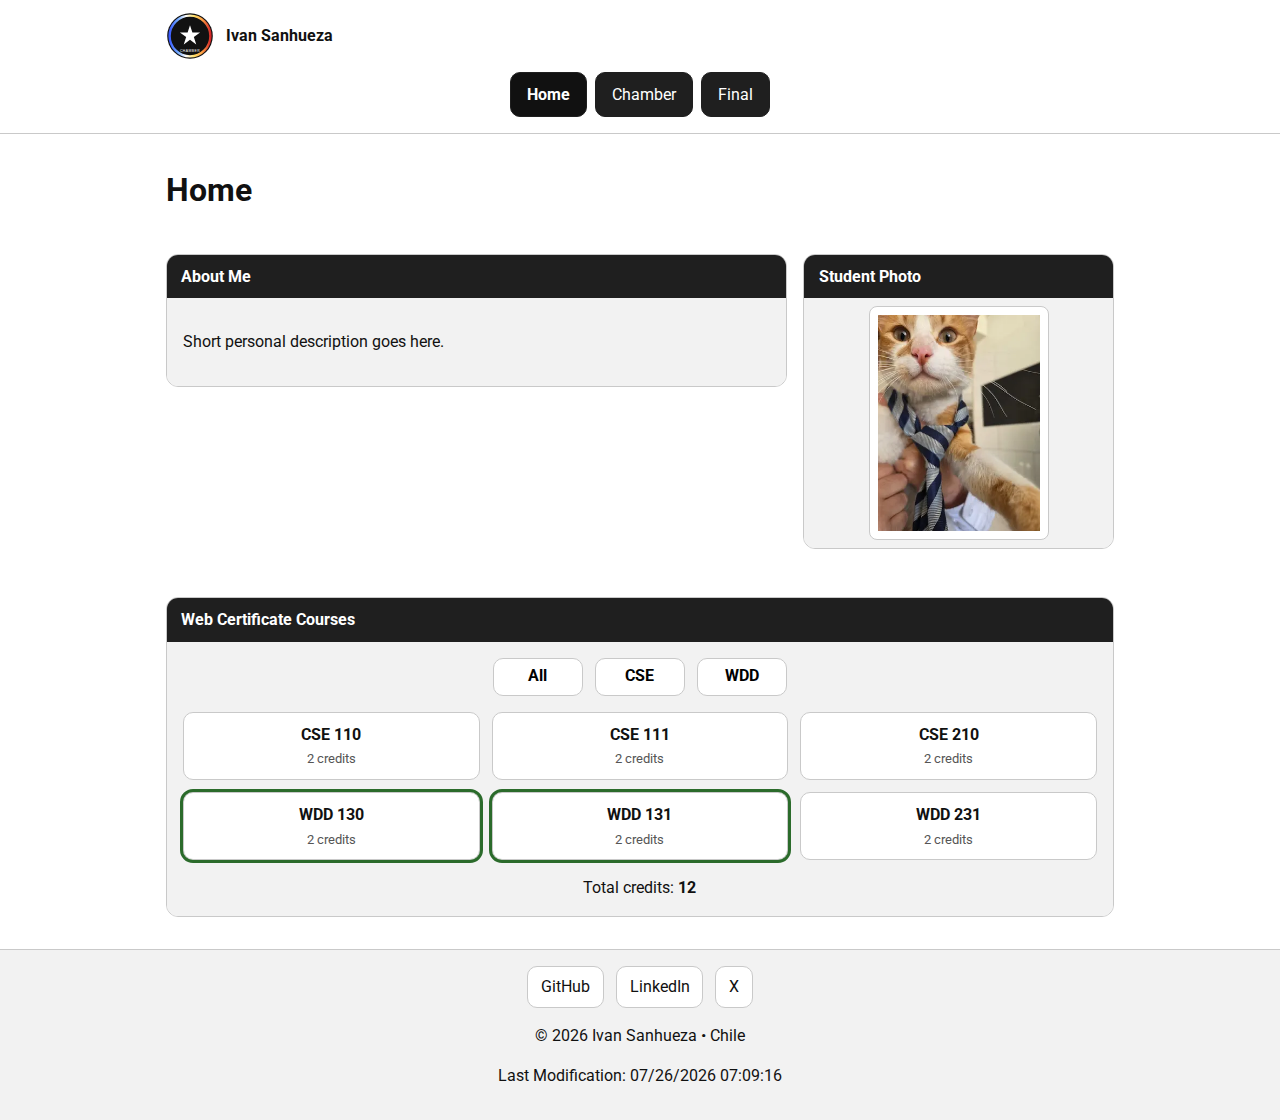
<file: index.html>
<!DOCTYPE html>
<html lang="en">

<head>
    <meta charset="UTF-8">
    <meta name="viewport" content="width=device-width, initial-scale=1">
    <meta name="description" content="WDD 231 course home page">
    <meta name="author" content="Ivan Sanhueza">
    <title>WDD 231 | Home</title>

    <link rel="preconnect" href="https://fonts.googleapis.com">
    <link rel="preconnect" href="https://fonts.gstatic.com" crossorigin>
    <link href="https://fonts.googleapis.com/css2?family=Roboto:wght@400;700&display=swap" rel="stylesheet">

    <link rel="stylesheet" href="styles/normalize.css">
    <link rel="stylesheet" href="styles/main.css">

    <script defer src="scripts/main.js"></script>
</head>

<body>
    <header>
        <div class="header-inner">
            <div class="brand">
                <img src="images/logo.svg" alt="Site logo" width="48" height="48">
                <span class="site-name">Ivan Sanhueza</span>
            </div>
            <button id="menuButton" aria-label="Open menu" aria-expanded="false" aria-controls="primaryNav">☰</button>
        </div>

        <nav id="primaryNav" class="nav">
            <a class="active" href="index.html">Home</a>
            <a href="chamber/index.html">Chamber</a>
            <a href="final/index.html">Final</a>
        </nav>
    </header>

    <main class="container">
        <h1>Home</h1>

        <section class="card about">
            <h2>About Me</h2>
            <div class="content">
                <p>Short personal description goes here.</p>
            </div>
        </section>

        <section class="card photo">
            <h2>Student Photo</h2>
            <div class="content">
                <img src="images/student.webp" alt="Student photo" width="500" height="500" loading="lazy">
            </div>
        </section>

        <section class="card courses">
            <h2>Web Certificate Courses</h2>
            <div class="content">
                <div class="filters">
                    <button class="filter-btn" data-filter="all">All</button>
                    <button class="filter-btn" data-filter="cse">CSE</button>
                    <button class="filter-btn" data-filter="wdd">WDD</button>
                </div>

                <div id="courseList" class="course-list"></div>

                <p class="credits">
                    Total credits: <strong><span id="creditTotal">0</span></strong>
                </p>
            </div>
        </section>
    </main>

    <footer class="site-footer">
        <div class="social">
            <a href="https://github.com/Ivanov1979" target="_blank" rel="noopener noreferrer">GitHub</a>
            <a href="https://www.linkedin.com/" target="_blank" rel="noopener noreferrer">LinkedIn</a>
            <a href="https://x.com/" target="_blank" rel="noopener noreferrer">X</a>
        </div>

        <p>© <span id="currentyear"></span> Ivan Sanhueza • Chile</p>
        <p id="lastModified"></p>
    </footer>
</body>

</html>
</file>
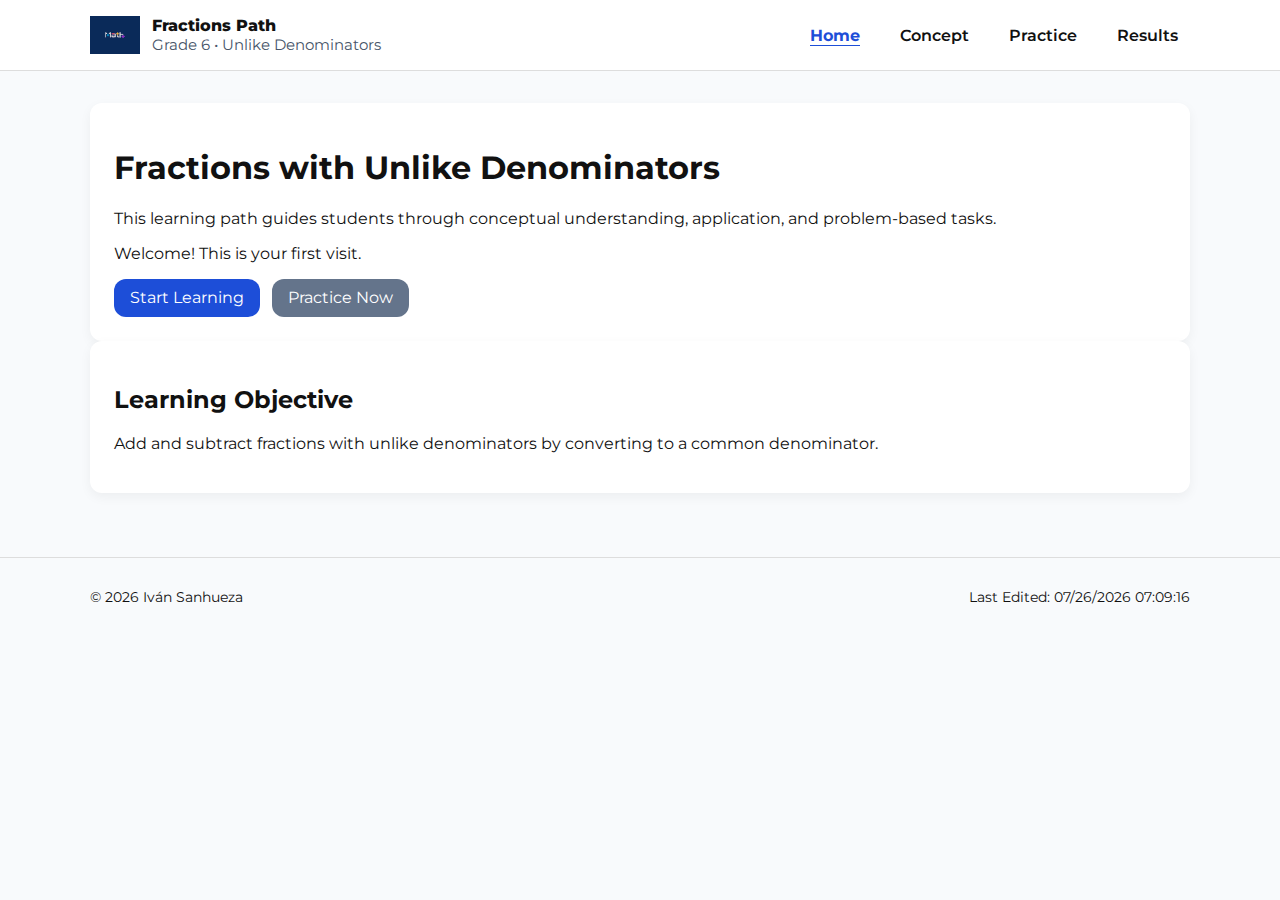
<file: final/index.html>
<!doctype html>
<html lang="en">

<head>
    <meta charset="utf-8">
    <meta name="viewport" content="width=device-width, initial-scale=1">

    <title>Fractions Learning Path | Unlike Denominators</title>
    <meta name="description"
        content="Grade 6 fractions learning path with visual models, interactive practice, and problem-based learning.">
    <meta name="author" content="Iván Sanhueza">

    <link rel="icon" href="images/favicon.ico">

    <meta property="og:title" content="Fractions Learning Path – Unlike Denominators">
    <meta property="og:description" content="Concept, practice, and problem-based learning for Grade 6 fractions.">
    <meta property="og:image" content="https://ivanov1979.github.io/wdd231/final/images/og-image.webp">
    <meta property="og:url" content="https://ivanov1979.github.io/wdd231/final/">
    <meta property="og:type" content="website">

    <link rel="preconnect" href="https://fonts.googleapis.com">
    <link rel="preconnect" href="https://fonts.gstatic.com" crossorigin>
    <link href="https://fonts.googleapis.com/css2?family=Montserrat:wght@400;600;800&display=swap" rel="stylesheet">

    <link rel="stylesheet" href="styles/base.css">
    <link rel="stylesheet" href="styles/larger.css">
    <link rel="stylesheet" href="styles/utilities.css">

    <script type="module" src="scripts/main.js"></script>
</head>

<body>
    <header class="site-header">
        <div class="container header-inner">

            <div class="brand">
                <img src="images/logo.png" alt="Fractions Path Logo" class="logo">
                <div>
                    <p class="brand-name">Fractions Path</p>
                    <p class="brand-tagline">Grade 6 • Unlike Denominators</p>
                </div>
            </div>

            <button id="menuBtn" class="menu-btn" type="button" aria-expanded="false"
                aria-controls="primaryNav">☰</button>

            <nav id="primaryNav" class="site-nav" aria-label="Main navigation" data-open="false">
                <a href="index.html">Home</a>
                <a href="concept.html">Concept</a>
                <a href="practice.html">Practice</a>
                <a href="results.html">Results</a>
            </nav>


        </div>
    </header>

    <main class="page">
        <div class="container grid-2">

            <section class="card">
                <h1>Fractions with Unlike Denominators</h1>
                <p class="lead">This learning path guides students through conceptual understanding, application, and
                    problem-based tasks.</p>
                <p id="lastVisit" class="lead"></p>

                <div class="flex-wrap-gap mt-1">
                    <a href="concept.html" class="btn">Start Learning</a>
                    <a href="practice.html" class="btn secondary">Practice Now</a>
                </div>
            </section>

            <aside class="card">
                <h2>Learning Objective</h2>
                <p class="lead">Add and subtract fractions with unlike denominators by converting to a common
                    denominator.</p>
            </aside>

        </div>
    </main>

    <footer class="site-footer">
        <div class="container footer-inner">
            <p>&copy; <span id="year"></span> Iván Sanhueza</p>
            <p>Last Edited: <span id="lastModified"></span></p>
        </div>
    </footer>

</body>

</html>
</file>
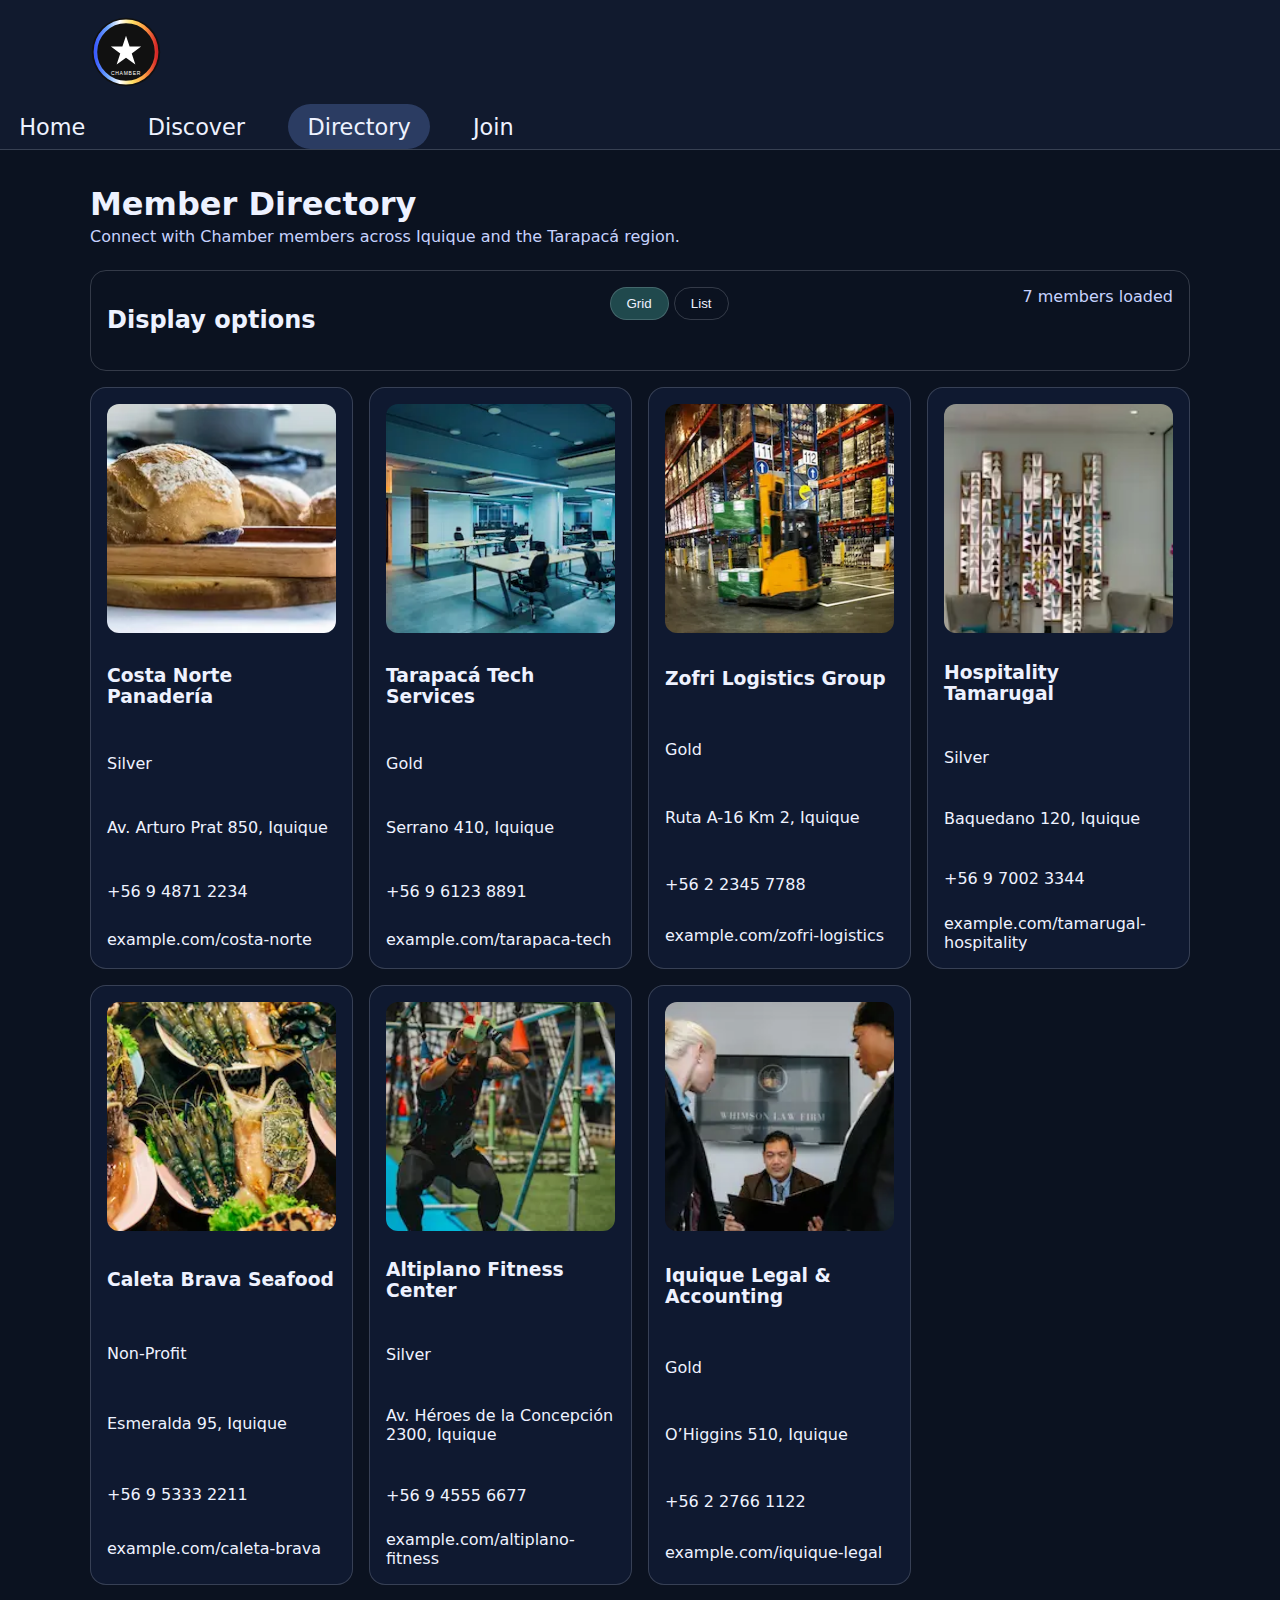
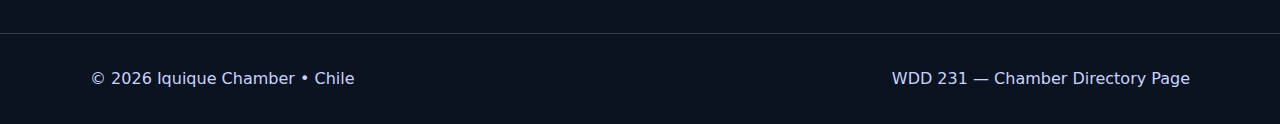
<file: chamber/directory.html>
<!doctype html>
<html lang="en">

<head>
    <meta charset="utf-8">
    <meta name="viewport" content="width=device-width, initial-scale=1">
    <meta name="description"
        content="Directory of Chamber members in Iquique, Chile, featuring local businesses and organizations.">
    <title>Iquique Chamber | Directory</title>
    <link rel="stylesheet" href="styles/base.css">
    <script src="scripts/directory.js" defer></script>
</head>

<body>
    <a class="skip-link" href="#main">Skip to content</a>

    <header class="site-header">
        <div class="container header-inner">
            <div class="brand">
                <img src="images/logo.svg" alt="Iquique Chamber logo" width="44" height="44" class="logo">

            </div>
        </div>

        <button id="menuBtn" class="menu-btn" type="button" aria-label="Toggle navigation menu" aria-expanded="false"
            aria-controls="primaryNav">
            ☰
        </button>

        <nav id="primaryNav" class="site-nav" aria-label="Main navigation" data-open="false">
            <a href="index.html">Home</a>
            <a href="discover.html">Discover</a>
            <a href="directory.html" class="active" aria-current="page">Directory</a>
            <a href="join.html">Join</a>
        </nav>
        </div>
    </header>

    <main id="main" class="container page">
        <header class="page-header">
            <h1>Member Directory</h1>
            <p class="lead">
                Connect with Chamber members across Iquique and the Tarapacá region.
            </p>
        </header>

        <section class="controls" aria-label="Directory view controls">
            <h2 class="sr-only">Display options</h2>

            <div class="toggle" role="group" aria-label="Grid or list view">
                <button id="gridBtn" class="btn" type="button" aria-pressed="true">Grid</button>
                <button id="listBtn" class="btn" type="button" aria-pressed="false">List</button>
            </div>

            <div id="status" class="hint" aria-live="polite"></div>
        </section>

        <section class="directory" aria-label="Chamber members">
            <div id="members" class="members-grid"></div>
        </section>
    </main>

    <footer class="site-footer">
        <div class="container footer-inner">
            <p>&copy; <span id="year"></span> Iquique Chamber • Chile</p>
            <p>WDD 231 — Chamber Directory Page</p>
        </div>
    </footer>
</body>

</html>
</file>
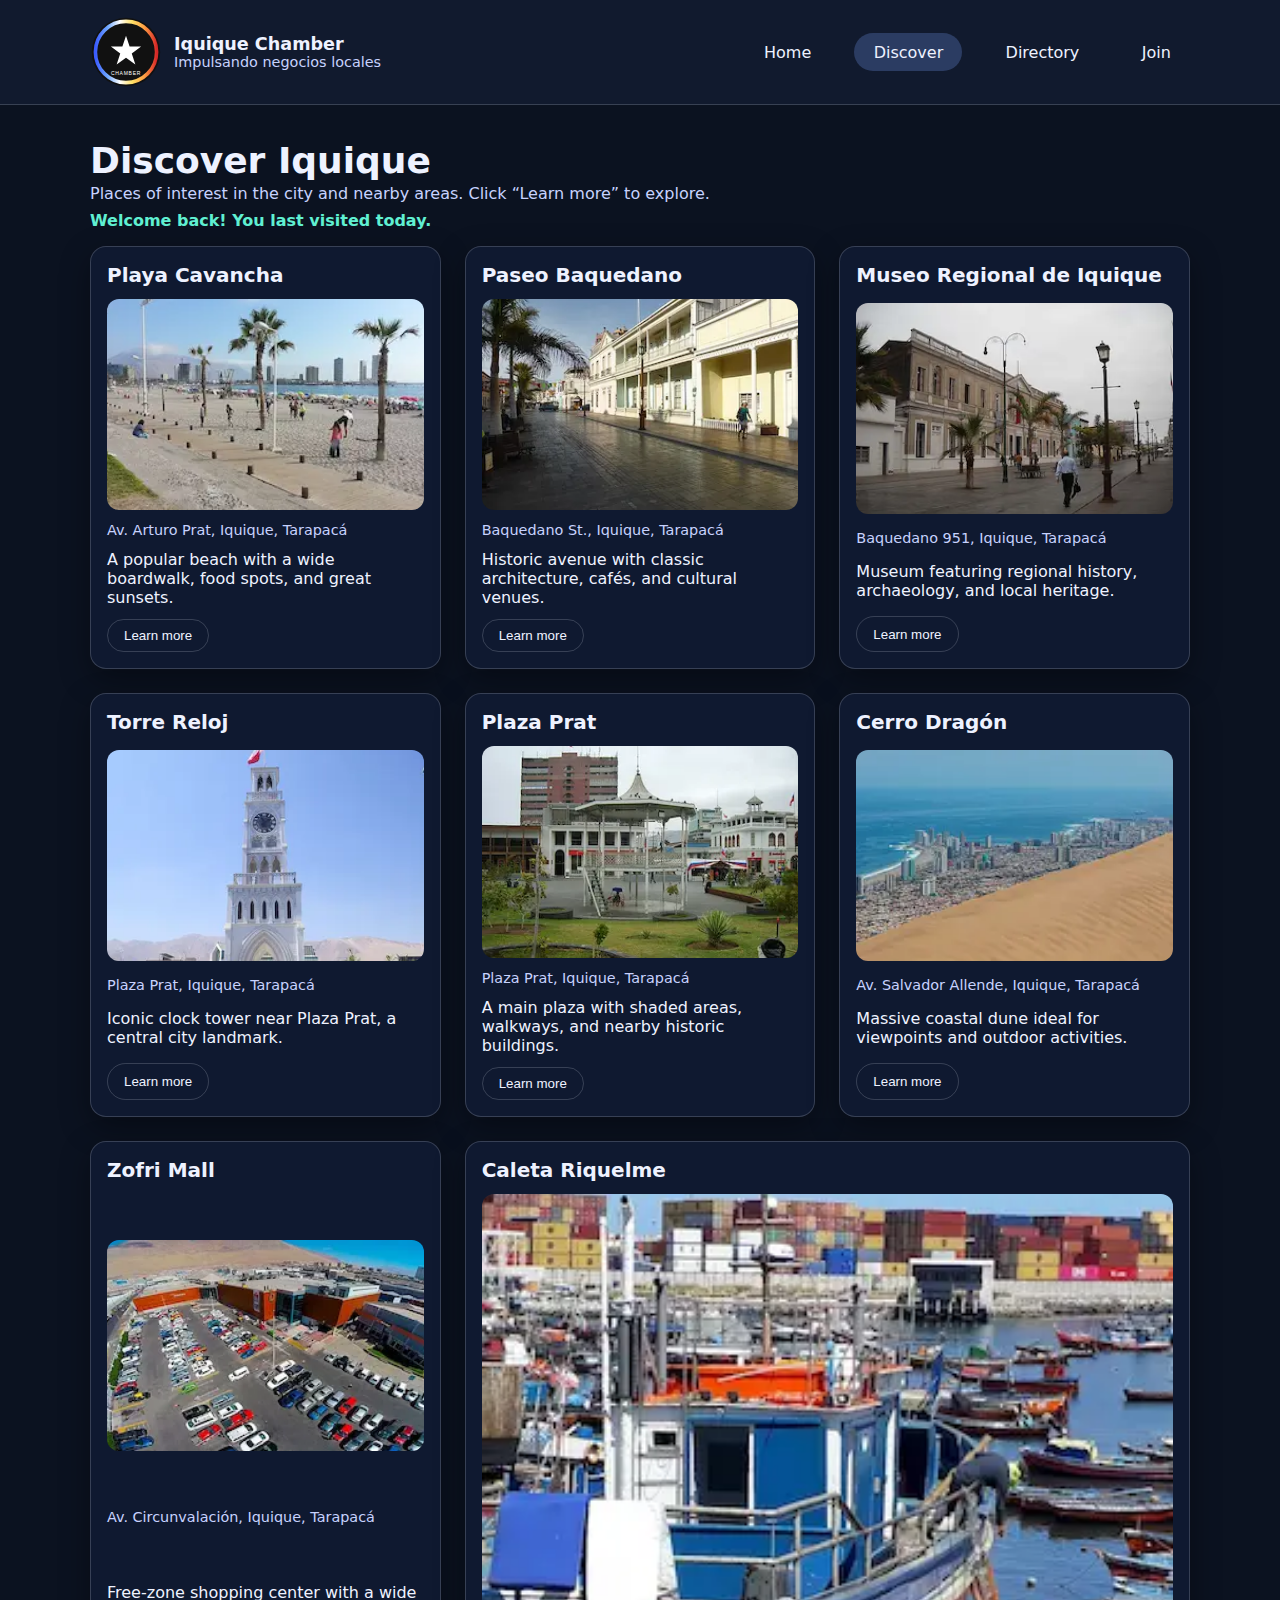
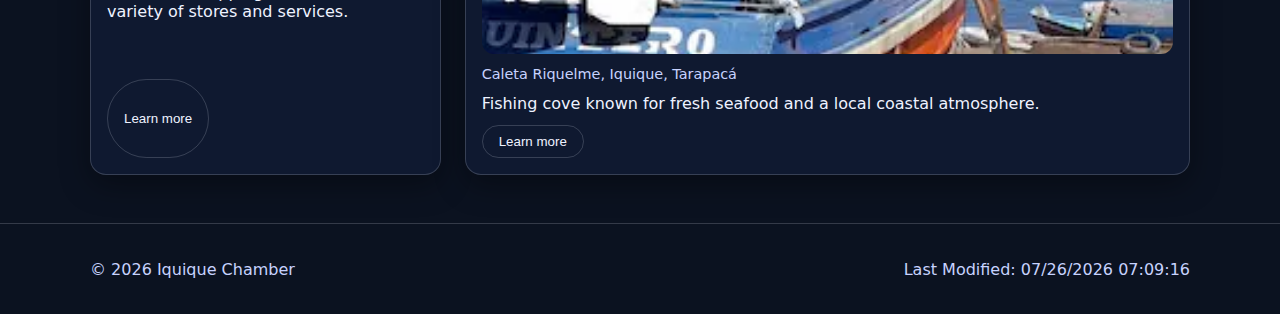
<file: chamber/discover.html>
<!doctype html>
<html lang="en">

<head>
    <meta charset="utf-8">
    <meta name="viewport" content="width=device-width, initial-scale=1">

    <title>Discover | Iquique Chamber of Commerce</title>

    <meta name="description"
        content="Discover places of interest in Iquique, including beaches, museums, viewpoints, and cultural landmarks across the Tarapacá region.">
    <meta name="author" content="Iván Sanhueza">

    <link rel="icon" href="images/favicon.ico">
    <link rel="icon" type="image/png" sizes="32x32" href="images/favicon-32x32.png">
    <link rel="icon" type="image/png" sizes="16x16" href="images/favicon-16x16.png">
    <link rel="apple-touch-icon" href="images/apple-touch-icon.png">
    <link rel="manifest" href="images/site.webmanifest">

    <meta property="og:title" content="Discover Iquique | Chamber of Commerce">
    <meta property="og:description"
        content="Explore eight places of interest in Iquique with photos, addresses, and short descriptions.">
    <meta property="og:image" content="https://ivanov1979.github.io/wdd231/chamber/images/android-chrome-512x512.png">
    <meta property="og:url" content="https://ivanov1979.github.io/wdd231/chamber/discover.html">
    <meta property="og:type" content="website">

    <link rel="preconnect" href="https://fonts.googleapis.com">
    <link rel="preconnect" href="https://fonts.gstatic.com" crossorigin>
    <link href="https://fonts.googleapis.com/css2?family=Montserrat:wght@400;600;800&display=swap" rel="stylesheet">

    <link rel="stylesheet" href="styles/base.css">
    <link rel="stylesheet" href="styles/larger.css">
    <link rel="stylesheet" href="styles/discover.css">

    <script type="module" src="scripts/discover.js"></script>
</head>

<body>
    <header class="site-header">
        <div class="container header-inner">
            <div class="brand">
                <img src="images/logo.svg" alt="Iquique Chamber logo" class="logo">
                <div>
                    <p class="brand-name">Iquique Chamber</p>
                    <p class="brand-tagline">Impulsando negocios locales</p>
                </div>
            </div>

            <button id="menuBtn" class="menu-btn" type="button" aria-label="Toggle navigation menu"
                aria-expanded="false" aria-controls="primaryNav">
                ☰
            </button>

            <nav id="primaryNav" class="site-nav" aria-label="Main navigation" data-open="false">
                <a href="index.html">Home</a>
                <a href="discover.html" class="active" aria-current="page">Discover</a>
                <a href="directory.html">Directory</a>
                <a href="join.html">Join</a>
            </nav>
        </div>
    </header>

    <main class="page">
        <div class="container">
            <header class="page-header">
                <h1>Discover Iquique</h1>
                <p class="lead">Places of interest in the city and nearby areas. Click “Learn more” to explore.</p>
            </header>

            <section class="discover-grid" aria-label="Places of interest">
            </section>
        </div>
    </main>

    <footer class="site-footer">
        <div class="container footer-inner">
            <p>&copy; <span id="year"></span> Iquique Chamber</p>
            <p>Last Modified: <span id="lastModified"></span></p>
        </div>
    </footer>

    <script>
        document.getElementById("year").textContent = new Date().getFullYear();
        document.getElementById("lastModified").textContent = document.lastModified;
    </script>
</body>

</html>
</file>
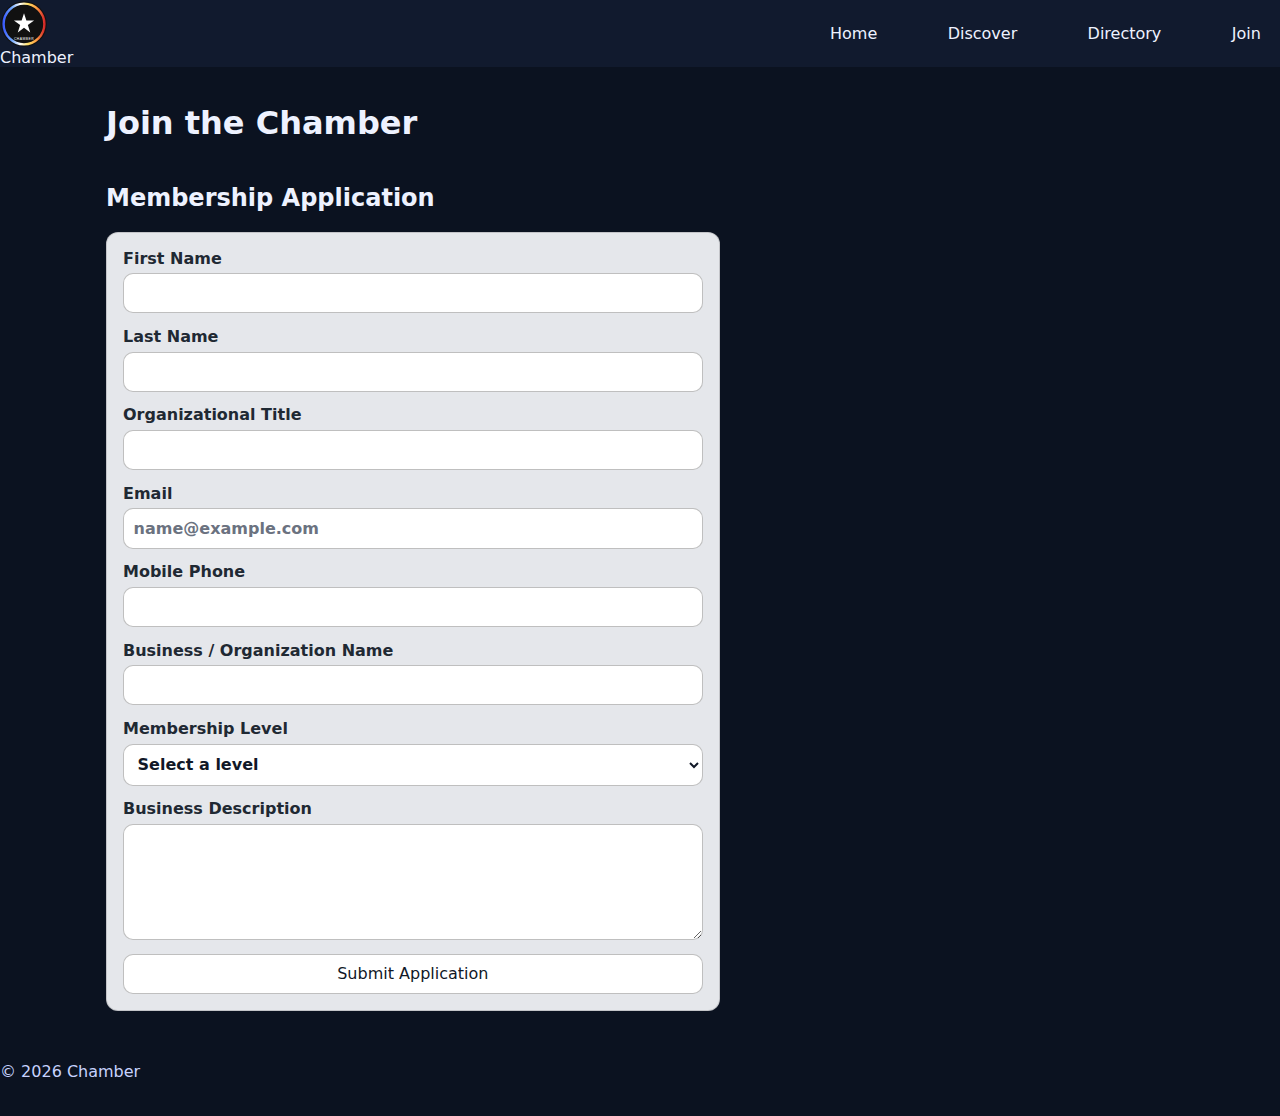
<file: chamber/join.html>
<!doctype html>
<html lang="en">

<head>
    <meta charset="utf-8">
    <meta name="viewport" content="width=device-width, initial-scale=1">
    <meta name="description" content="Join the Chamber of Commerce">
    <title>Join | Chamber</title>

    <link rel="stylesheet" href="styles/base.css">
    <link rel="stylesheet" href="styles/larger.css">
    <link rel="stylesheet" href="styles/join.css">
</head>

<body>
    <header class="site-header">
        <div class="brand">
            <a href="index.html" class="brand-link">
                <img src="images/logo.svg" alt="Chamber logo" width="48" height="48" loading="lazy">
                <span>Chamber</span>
            </a>
        </div>

        <nav class="site-nav">
            <a href="index.html">Home</a>
            <a href="discover.html">Discover</a>
            <a href="directory.html">Directory</a>
            <a href="join.html" aria-current="page">Join</a>
        </nav>
    </header>

    <main class="join-main">
        <h1>Join the Chamber</h1>

        <div class="join-layout">
            <section class="join-form-section">
                <h2>Membership Application</h2>

                <form method="get" action="thankyou.html" class="join-form">
                    <label>
                        First Name
                        <input type="text" name="first" required title="First name" autocomplete="given-name">
                    </label>

                    <label>
                        Last Name
                        <input type="text" name="last" required title="Last name" autocomplete="family-name">
                    </label>

                    <label>
                        Organizational Title
                        <input type="text" name="orgtitle" title="Organizational title"
                            autocomplete="organization-title" pattern="[A-Za-z\- ]{7,}">
                    </label>

                    <label>
                        Email
                        <input type="email" name="email" required title="Email address" autocomplete="email"
                            placeholder="name@example.com">
                    </label>

                    <label>
                        Mobile Phone
                        <input type="tel" name="phone" required title="Mobile phone" autocomplete="tel">
                    </label>

                    <label>
                        Business / Organization Name
                        <input type="text" name="business" required title="Business name" autocomplete="organization">
                    </label>

                    <label>
                        Membership Level
                        <select name="level" required title="Membership level">
                            <option value="" disabled selected>Select a level</option>
                            <option value="np">NP Membership</option>
                            <option value="bronze">Bronze Membership</option>
                            <option value="silver">Silver Membership</option>
                            <option value="gold">Gold Membership</option>
                        </select>
                    </label>

                    <label>
                        Business Description
                        <textarea name="description" rows="5" title="Business description"></textarea>
                    </label>

                    <input type="hidden" name="timestamp" id="timestamp">

                    <input type="submit" value="Submit Application" class="btn-submit">
                </form>
            </section>

            <aside class="membership-cards">
                <div class="card">
                    <h3>NP Membership</h3>
                    <p>No fee for non-profits.</p>
                    <a href="#" class="open-modal" data-modal="modal-np">See benefits</a>
                </div>

                <div class="card">
                    <h3>Bronze Membership</h3>
                    <p>Entry-level benefits.</p>
                    <a href="#" class="open-modal" data-modal="modal-bronze">See benefits</a>
                </div>

                <div class="card">
                    <h3>Silver Membership</h3>
                    <p>More visibility and discounts.</p>
                    <a href="#" class="open-modal" data-modal="modal-silver">See benefits</a>
                </div>

                <div class="card">
                    <h3>Gold Membership</h3>
                    <p>Premium promotion and perks.</p>
                    <a href="#" class="open-modal" data-modal="modal-gold">See benefits</a>
                </div>
            </aside>
        </div>

        <dialog id="modal-np" class="modal">
            <h2>NP Membership</h2>
            <ul>
                <li>No membership fee</li>
                <li>Community events</li>
            </ul>
            <button class="close-modal">Close</button>
        </dialog>

        <dialog id="modal-bronze" class="modal">
            <h2>Bronze Membership</h2>
            <ul>
                <li>Directory listing</li>
                <li>Networking events</li>
            </ul>
            <button class="close-modal">Close</button>
        </dialog>

        <dialog id="modal-silver" class="modal">
            <h2>Silver Membership</h2>
            <ul>
                <li>Event discounts</li>
                <li>Training sessions</li>
            </ul>
            <button class="close-modal">Close</button>
        </dialog>

        <dialog id="modal-gold" class="modal">
            <h2>Gold Membership</h2>
            <ul>
                <li>Spotlight advertising</li>
                <li>Premium support</li>
            </ul>
            <button class="close-modal">Close</button>
        </dialog>
    </main>

    <footer class="site-footer">
        <p>&copy; <span id="year"></span> Chamber</p>
    </footer>

    <script type="module" src="scripts/join.js"></script>
</body>

</html>
</file>
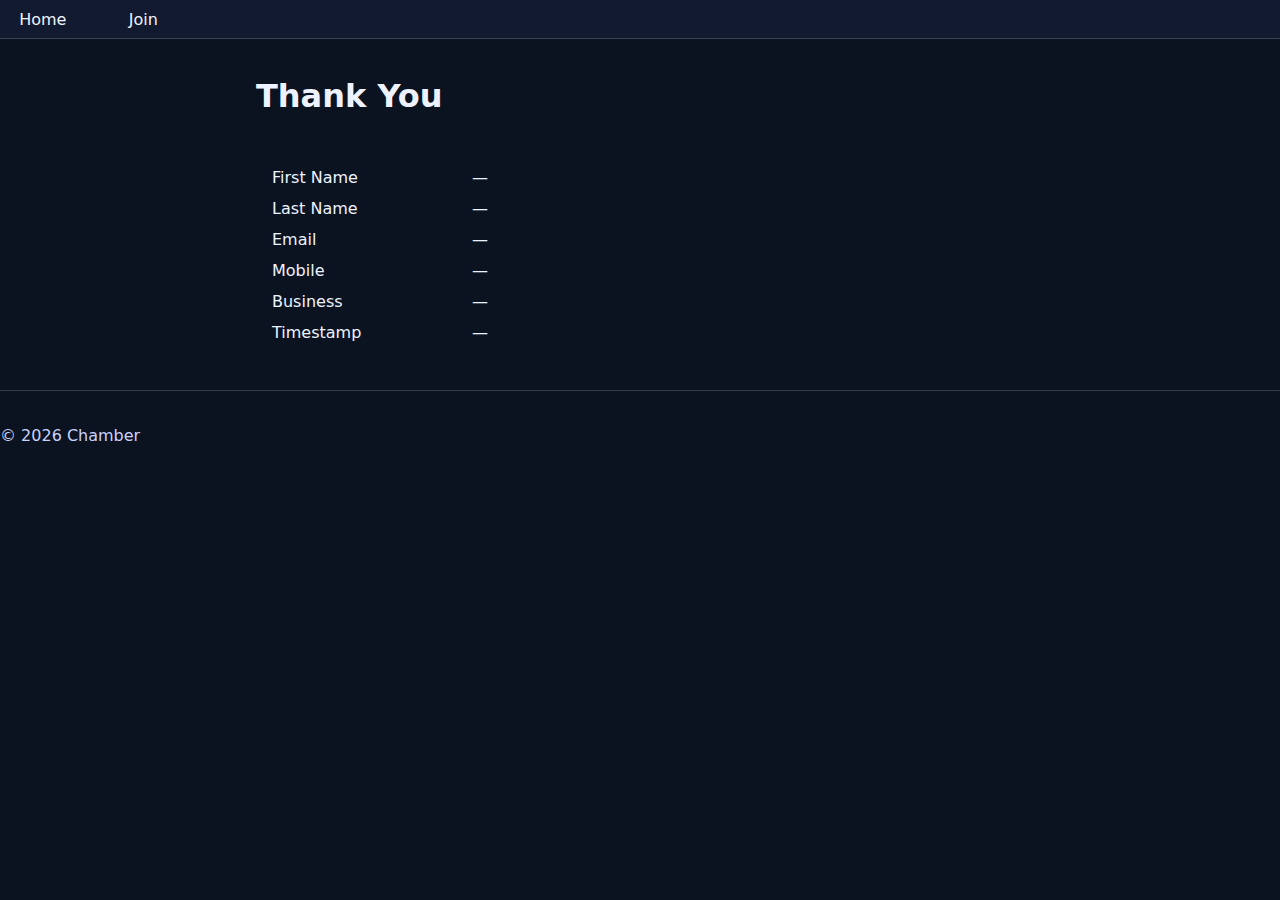
<file: chamber/thankyou.html>
<!doctype html>
<html lang="en">

<head>
    <meta charset="utf-8">
    <meta name="viewport" content="width=device-width, initial-scale=1">
    <meta name="description" content="Thank you">
    <title>Thank You | Chamber</title>

    <link rel="stylesheet" href="styles/base.css">
    <link rel="stylesheet" href="styles/larger.css">
    <link rel="stylesheet" href="styles/thankyou.css">
</head>

<body>
    <header class="site-header">
        <nav class="site-nav">
            <a href="index.html">Home</a>
            <a href="join.html">Join</a>
        </nav>
    </header>

    <main class="thankyou-main">
        <h1>Thank You</h1>

        <section class="submitted-card">
            <dl>
                <div class="row">
                    <dt>First Name</dt>
                    <dd id="out-first"></dd>
                </div>
                <div class="row">
                    <dt>Last Name</dt>
                    <dd id="out-last"></dd>
                </div>
                <div class="row">
                    <dt>Email</dt>
                    <dd id="out-email"></dd>
                </div>
                <div class="row">
                    <dt>Mobile</dt>
                    <dd id="out-phone"></dd>
                </div>
                <div class="row">
                    <dt>Business</dt>
                    <dd id="out-business"></dd>
                </div>
                <div class="row">
                    <dt>Timestamp</dt>
                    <dd id="out-timestamp"></dd>
                </div>
            </dl>
        </section>
    </main>

    <footer class="site-footer">
        <p>&copy; <span id="year"></span> Chamber</p>
    </footer>

    <script type="module" src="scripts/thankyou.js"></script>
</body>

</html>
</file>
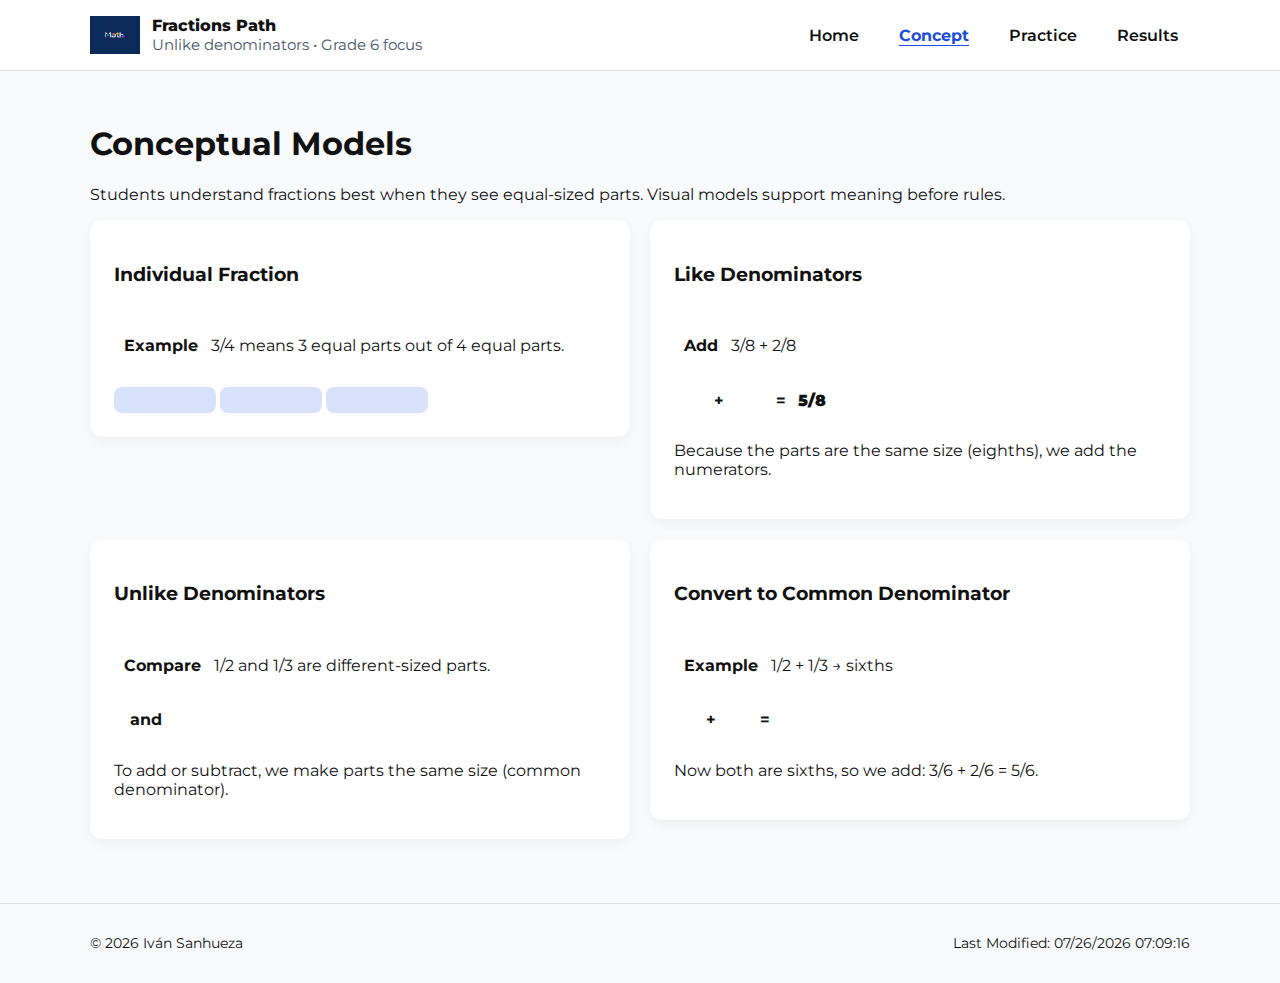
<file: final/concept.html>
<!doctype html>
<html lang="en">

<head>
    <meta charset="utf-8">
    <meta name="viewport" content="width=device-width, initial-scale=1">

    <title>Concept | Fractions Unlike Denominators</title>

    <meta name="description"
        content="Conceptual understanding of fractions using visual models, including adding and subtracting with like and unlike denominators.">
    <meta name="author" content="Iván Sanhueza">

    <link rel="icon" href="images/favicon.ico">

    <!-- Open Graph -->
    <meta property="og:title" content="Concept: Fractions with Unlike Denominators">
    <meta property="og:description"
        content="Visual models that explain why we need common denominators when adding and subtracting fractions.">
    <meta property="og:type" content="website">
    <meta property="og:image" content="https://ivanov1979.github.io/wdd231/final/images/og-image.webp">
    <meta property="og:url" content="https://ivanov1979.github.io/wdd231/final/concept.html">

    <!-- Google Fonts -->
    <link rel="preconnect" href="https://fonts.googleapis.com">
    <link rel="preconnect" href="https://fonts.gstatic.com" crossorigin>
    <link href="https://fonts.googleapis.com/css2?family=Montserrat:wght@400;600;800&display=swap" rel="stylesheet">

    <!-- CSS -->
    <link rel="stylesheet" href="styles/base.css">
    <link rel="stylesheet" href="styles/larger.css">
    <link rel="stylesheet" href="styles/concept.css">

    <!-- JS (ES Modules) -->
    <script type="module" src="scripts/main.js"></script>
    <script type="module" src="scripts/concept.js"></script>
</head>

<body>

    <!-- ================= HEADER ================= -->
    <header class="site-header">
        <div class="page-container header-inner">

            <div class="brand">
                <img src="images/logo.png" alt="Fractions Path logo" class="logo" width="50" height="50" loading="lazy">
                <div>
                    <p class="brand-name">Fractions Path</p>
                    <p class="brand-tagline">Unlike denominators • Grade 6 focus</p>
                </div>
            </div>

            <!-- Hamburger Button -->
            <button id="menuBtn" class="menu-btn" type="button" aria-label="Toggle navigation menu"
                aria-expanded="false" aria-controls="primaryNav">
                ☰
            </button>

            <!-- Navigation -->
            <nav id="primaryNav" class="site-nav" aria-label="Main navigation">

                <a href="index.html">Home</a>
                <a href="concept.html" class="active" aria-current="page">Concept</a>
                <a href="practice.html">Practice</a>
                <a href="results.html">Results</a>

            </nav>
        </div>
    </header>

    <!-- ================= MAIN ================= -->
    <main class="page">
        <div class="page-container">

            <header class="page-header">
                <h1>Conceptual Models</h1>
                <p class="lead">
                    Students understand fractions best when they see equal-sized parts.
                    Visual models support meaning before rules.
                </p>
            </header>

            <section class="concept-grid concept-top">
                <h2 class="visually-hidden">Fraction Concept Models</h2>

                <article class="card model">
                    <h3>Individual Fraction</h3>
                    <p class="lead">
                        <span class="badge">Example</span>
                        3/4 means 3 equal parts out of 4 equal parts.
                    </p>
                    <div id="bar34" class="frac-bar" role="img" aria-label="Fraction bar for three fourths"></div>
                </article>

                <article class="card model">
                    <h3>Like Denominators</h3>
                    <p class="lead">
                        <span class="badge">Add</span>
                        3/8 + 2/8
                    </p>

                    <div class="equation">
                        <div id="bar38" class="frac-bar" role="img" aria-label="Fraction bar for three eighths"></div>

                        <span>+</span>

                        <div id="bar28" class="frac-bar" role="img" aria-label="Fraction bar for two eighths"></div>

                        <span>=</span>
                        <strong>5/8</strong>
                    </div>

                    <p class="lead">
                        Because the parts are the same size (eighths),
                        we add the numerators.
                    </p>
                </article>

                <article class="card model">
                    <h3>Unlike Denominators</h3>
                    <p class="lead">
                        <span class="badge">Compare</span>
                        1/2 and 1/3 are different-sized parts.
                    </p>

                    <div class="equation">
                        <div id="bar12" class="frac-bar" role="img" aria-label="Fraction bar for one half"></div>

                        <span>and</span>

                        <div id="bar13" class="frac-bar" role="img" aria-label="Fraction bar for one third"></div>
                    </div>

                    <p class="lead">
                        To add or subtract, we make parts the same size
                        (common denominator).
                    </p>
                </article>

                <article class="card model">
                    <h3>Convert to Common Denominator</h3>
                    <p class="lead">
                        <span class="badge">Example</span>
                        1/2 + 1/3 → sixths
                    </p>

                    <div class="equation equation-tight">
                        <div id="bar36" class="frac-bar" role="img" aria-label="Fraction bar for three sixths"></div>

                        <span>+</span>

                        <div id="bar26" class="frac-bar" role="img" aria-label="Fraction bar for two sixths"></div>

                        <span>=</span>

                        <div id="bar56" class="frac-bar" role="img" aria-label="Fraction bar for five sixths"></div>
                    </div>

                    <p class="lead">
                        Now both are sixths, so we add:
                        3/6 + 2/6 = 5/6.
                    </p>
                </article>

            </section>
        </div>
    </main>

    <!-- ================= FOOTER ================= -->
    <footer class="site-footer">
        <div class="page-container footer-inner">
            <p>&copy; <span id="year"></span> Iván Sanhueza</p>
            <p>Last Modified: <span id="lastModified"></span></p>
        </div>
    </footer>

</body>

</html>
</file>
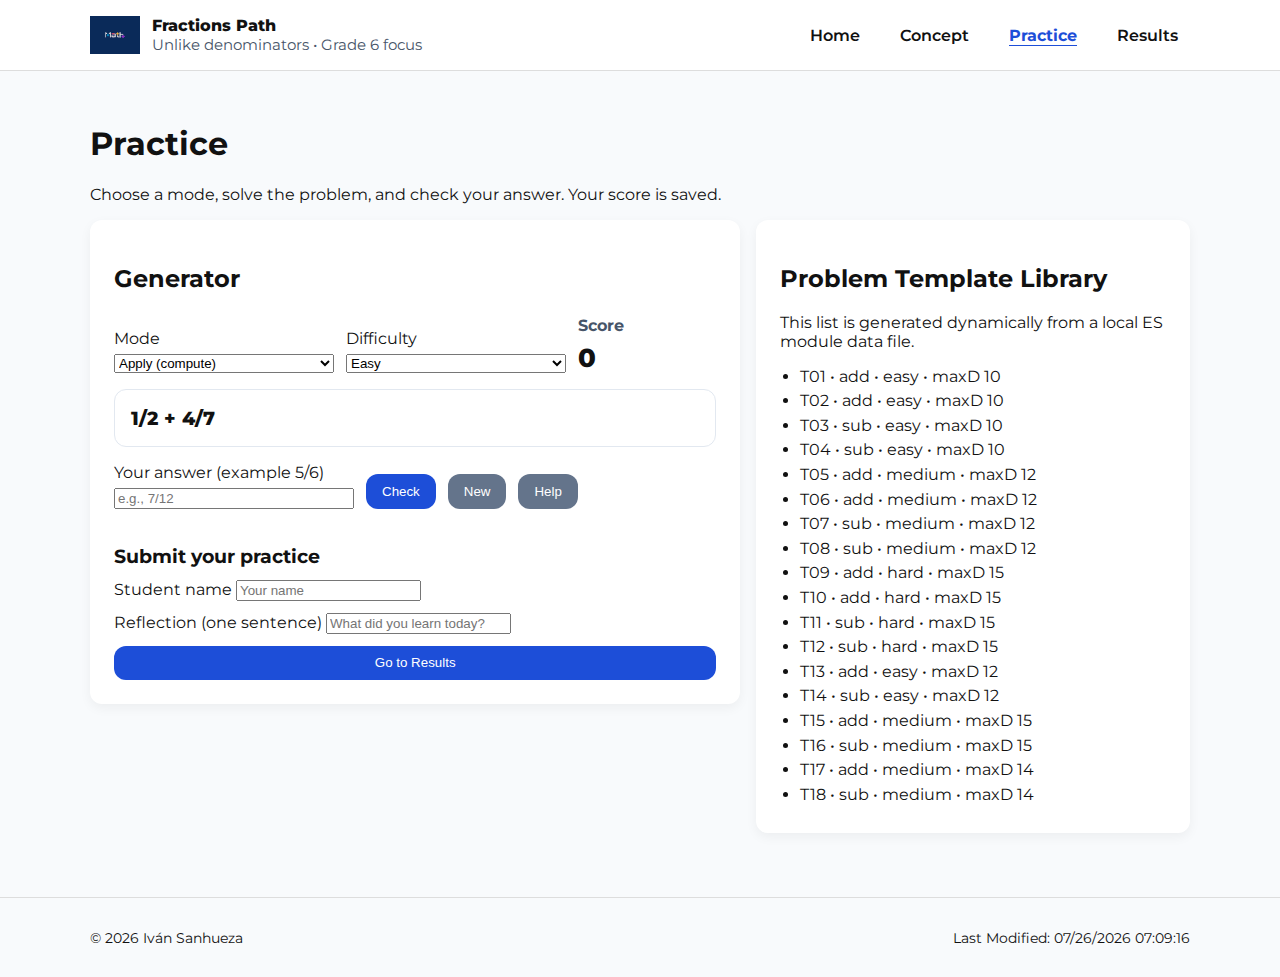
<file: final/practice.html>
<!doctype html>
<html lang="en">

<head>
    <meta charset="utf-8">
    <meta name="viewport" content="width=device-width, initial-scale=1">

    <title>Practice | Fractions Unlike Denominators</title>

    <meta name="description"
        content="Practice adding and subtracting fractions with unlike denominators using a generator, steps, and problem-based learning tasks.">
    <meta name="author" content="Iván Sanhueza">

    <link rel="icon" href="images/favicon.ico">

    <meta property="og:title" content="Practice: Fractions Unlike Denominators">
    <meta property="og:description"
        content="Interactive practice with feedback, step-by-step solutions, and a dynamic problem library.">
    <meta property="og:type" content="website">
    <meta property="og:image" content="https://ivanov1979.github.io/wdd231/final/images/og-image.webp">
    <meta property="og:url" content="https://ivanov1979.github.io/wdd231/final/practice.html">

    <link rel="preconnect" href="https://fonts.googleapis.com">
    <link rel="preconnect" href="https://fonts.gstatic.com" crossorigin>
    <link href="https://fonts.googleapis.com/css2?family=Montserrat:wght@400;600;800&display=swap" rel="stylesheet">

    <link rel="stylesheet" href="styles/base.css">
    <link rel="stylesheet" href="styles/larger.css">
    <link rel="stylesheet" href="styles/practice.css">

    <script type="module" src="scripts/main.js"></script>
    <script type="module" src="scripts/practice.js"></script>
</head>


<body>
    <header class="site-header">
        <div class="page-container header-inner">
            <div class="brand">
                <img src="images/logo.png" alt="Fractions Path logo" class="logo">
                <div>
                    <p class="brand-name">Fractions Path</p>
                    <p class="brand-tagline">Unlike denominators • Grade 6 focus</p>
                </div>
            </div>

            <button id="menuBtn" class="menu-btn" type="button" aria-label="Toggle navigation menu"
                aria-expanded="false" aria-controls="primaryNav">☰</button>

            <nav id="primaryNav" class="site-nav" aria-label="Main navigation" data-open="false">
                <a href="index.html">Home</a>
                <a href="concept.html">Concept</a>
                <a href="practice.html">Practice</a>
                <a href="results.html">Results</a>
            </nav>


        </div>
    </header>

    <main class="page">
        <div class="container">
            <header class="page-header">
                <h1>Practice</h1>
                <p class="lead">Choose a mode, solve the problem, and check your answer. Your score is saved.</p>
            </header>

            <section class="practice-grid practice-top">
                <article class="card">
                    <h2>Generator</h2>

                    <div class="controls-row">
                        <label class="control">
                            Mode
                            <select id="mode" name="mode">
                                <option value="apply">Apply (compute)</option>
                                <option value="pbl">Problem-Based (word problem)</option>
                            </select>
                        </label>

                        <label class="control">
                            Difficulty
                            <select id="difficulty" name="difficulty">
                                <option value="easy">Easy</option>
                                <option value="medium">Medium</option>
                                <option value="hard">Hard</option>
                            </select>
                        </label>

                        <div class="score-box" aria-label="Score display">
                            <p class="score-label">Score</p>
                            <p class="score-value"><span id="score">0</span></p>
                        </div>
                    </div>

                    <div class="prompt" id="prompt"></div>

                    <div class="answer-row">
                        <label class="answer-field">
                            Your answer (example 5/6)
                            <input id="answer" type="text" inputmode="text" placeholder="e.g., 7/12" autocomplete="off">
                        </label>

                        <button class="btn" id="checkBtn" type="button">Check</button>
                        <button class="btn secondary" id="newBtn" type="button">New</button>
                        <button class="btn secondary" id="openHelp" type="button">Help</button>
                    </div>

                    <p class="feedback" id="feedback"></p>

                    <div class="steps" id="steps"></div>

                    <form method="get" action="results.html" class="submit-form">
                        <h3 class="submit-title">Submit your practice</h3>

                        <label>
                            Student name
                            <input type="text" name="student" required autocomplete="name" placeholder="Your name">
                        </label>

                        <label>
                            Reflection (one sentence)
                            <input type="text" name="reflection" required placeholder="What did you learn today?">
                        </label>

                        <input type="hidden" name="score" id="scoreField" value="0">
                        <input type="hidden" name="mode" id="modeField" value="apply">

                        <button class="btn" type="submit">Go to Results</button>
                    </form>

                    <dialog class="dialog" id="helpDialog">
                        <header class="dialog-header">
                            <h2>How to Answer</h2>
                            <button id="closeHelp" type="button" aria-label="Close dialog">✕</button>
                        </header>
                        <ul>
                            <li>Type answers as a simplified fraction, like <strong>5/6</strong>.</li>
                            <li>Find the LCM to create equal-sized parts (common denominator).</li>
                            <li>Convert each fraction, then add or subtract the numerators.</li>
                        </ul>
                    </dialog>
                </article>

                <aside class="card">
                    <h2>Problem Template Library</h2>
                    <p class="lead">This list is generated dynamically from a local ES module data file.</p>
                    <div id="templateList" class="library" aria-label="Dynamic list of problem templates"></div>
                </aside>
            </section>
        </div>
    </main>

    <footer class="site-footer">
        <div class="container footer-inner">
            <p>&copy; <span id="year"></span> Iván Sanhueza</p>
            <p>Last Modified: <span id="lastModified"></span></p>
        </div>
    </footer>
</body>

</html>
</file>
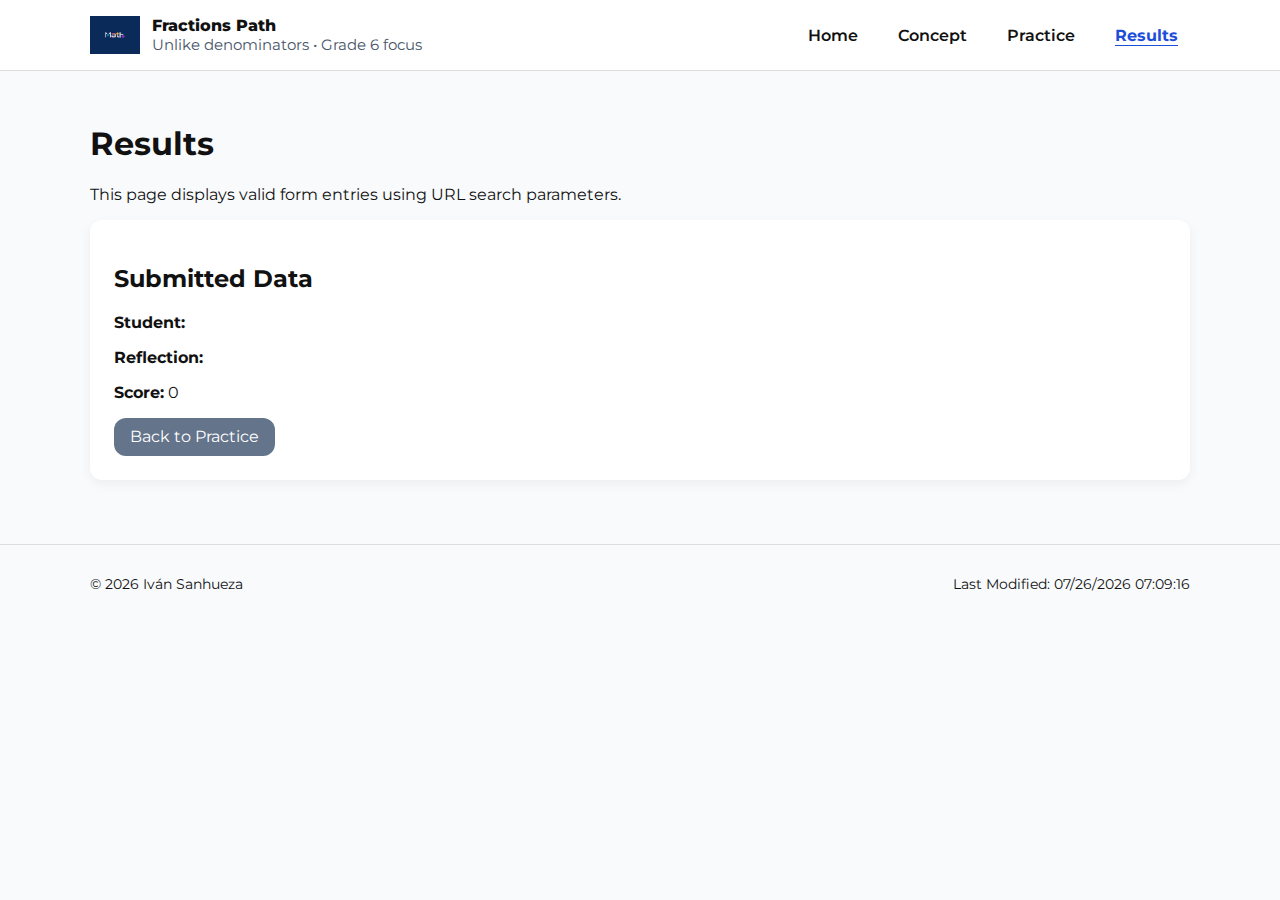
<file: final/results.html>
<!doctype html>
<html lang="en">

<head>
    <meta charset="utf-8">
    <meta name="viewport" content="width=device-width, initial-scale=1">

    <title>Results | Fractions Practice</title>

    <meta name="description"
        content="Results page displaying submitted fraction practice data using URL search parameters.">
    <meta name="author" content="Iván Sanhueza">

    <link rel="icon" href="images/favicon.ico">

    <meta property="og:title" content="Practice Results | Fractions Path">
    <meta property="og:description"
        content="View submitted results from fraction practice using URL search parameters.">
    <meta property="og:type" content="website">
    <meta property="og:image" content="https://ivanov1979.github.io/wdd231/final/images/og-image.webp">
    <meta property="og:url" content="https://ivanov1979.github.io/wdd231/final/results.html">

    <link rel="preconnect" href="https://fonts.googleapis.com">
    <link rel="preconnect" href="https://fonts.gstatic.com" crossorigin>
    <link href="https://fonts.googleapis.com/css2?family=Montserrat:wght@400;600;800&display=swap" rel="stylesheet">

    <link rel="stylesheet" href="styles/base.css">
    <link rel="stylesheet" href="styles/larger.css">
    <link rel="stylesheet" href="styles/practice.css">
    <link rel="stylesheet" href="styles/results.css">

    <script type="module" src="scripts/main.js"></script>
    <script type="module" src="scripts/results.js"></script>
</head>

<body>
    <header class="site-header">
        <div class="container header-inner">
            <div class="brand">
                <img src="images/logo.png" alt="Fractions Path logo" class="logo">
                <div>
                    <p class="brand-name">Fractions Path</p>
                    <p class="brand-tagline">Unlike denominators • Grade 6 focus</p>
                </div>
            </div>

            <button id="menuBtn" class="menu-btn" type="button" aria-label="Toggle navigation menu"
                aria-expanded="false" aria-controls="primaryNav">☰</button>

            <nav id="primaryNav" class="site-nav" aria-label="Main navigation" data-open="false">
                <a href="index.html">Home</a>
                <a href="concept.html">Concept</a>
                <a href="practice.html">Practice</a>
                <a href="results.html">Results</a>
            </nav>

        </div>
    </header>

    <main class="page">
        <div class="container">
            <header class="page-header">
                <h1>Results</h1>
                <p class="lead">
                    This page displays valid form entries using URL search parameters.
                </p>
            </header>

            <section class="card results-top">
                <h2>Submitted Data</h2>

                <div id="resultsContainer" class="library" aria-live="polite"></div>

                <div class="results-actions">
                    <a class="btn secondary" href="practice.html">
                        Back to Practice
                    </a>
                </div>
            </section>
        </div>
    </main>

    <footer class="site-footer">
        <div class="container footer-inner">
            <p>&copy; <span id="year"></span> Iván Sanhueza</p>
            <p>Last Modified: <span id="lastModified"></span></p>
        </div>
    </footer>
</body>

</html>
</file>
<file: styles/main.css>
:root {
    --bg: #ffffff;
    --text: #111111;
    --muted: #555555;
    --surface: #f2f2f2;
    --bar: #1f1f1f;
    --barText: #ffffff;
    --border: #c9c9c9;
    --radius: 12px;
    --max: 980px;
    --pad: 1rem;
    --font: "Roboto", system-ui, -apple-system, Segoe UI, Arial, sans-serif;
}

*,
*::before,
*::after {
    box-sizing: border-box
}

body {
    margin: 0;
    font-family: var(--font);
    color: var(--text);
    background: var(--bg);
    line-height: 1.5;
}

img {
    max-width: 100%;
    height: auto;
    display: block
}

.container {
    width: min(var(--max), 100%);
    margin: 0 auto;
    padding: var(--pad);
}

header {
    border-bottom: 1px solid var(--border);
    background: var(--bg);
}

.header-inner {
    width: min(var(--max), 100%);
    margin: 0 auto;
    padding: .75rem 1rem;
    display: flex;
    align-items: center;
    justify-content: space-between;
    gap: 1rem;
}

.brand {
    display: flex;
    align-items: center;
    gap: .75rem
}

.site-name {
    font-weight: 700
}

#menuButton {
    border: 1px solid var(--border);
    background: #fff;
    border-radius: 10px;
    padding: .45rem .7rem;
    font-size: 1.2rem;
    cursor: pointer;
}

.nav {
    display: none;
    flex-direction: column;
    background: var(--bar);
}

.nav.open {
    display: flex
}

.nav a {
    color: var(--barText);
    text-decoration: none;
    padding: 1rem;
    border-top: 1px solid #333;
    transition: background-color .15s ease-in-out;
}

.nav a:hover,
.nav a:focus-visible {
    background: #2a2a2a
}

.nav a.active {
    background: #111;
    font-weight: 700
}

h1 {
    margin: 0;
    padding: 1rem 0 .5rem
}

.card {
    border: 1px solid var(--border);
    border-radius: var(--radius);
    overflow: hidden;
    background: #fff;
    margin: 1rem 0;
}

.card h2 {
    margin: 0;
    background: var(--bar);
    color: var(--barText);
    padding: .6rem .9rem;
    font-size: 1rem;
}

.card .content {
    background: var(--surface);
    padding: var(--pad);
}

.photo img {
    width: 180px;
    margin: 0 auto;
    padding: .5rem;
    background: #ffffff;
    border: 1px solid var(--border);
    border-radius: 8px;
}


.filters {
    display: flex;
    justify-content: center;
    gap: .75rem;
    flex-wrap: wrap;
    margin-bottom: 1rem;
}

.filter-btn {
    min-width: 90px;
    padding: .55rem .9rem;
    border-radius: 10px;
    border: 1px solid var(--border);
    background: #fff;
    cursor: pointer;
    font-weight: 700;
    transition: background-color .15s ease-in-out;
}

.filter-btn:hover,
.filter-btn:focus-visible {
    background: #f7f7f7
}

.filter-btn.active {
    background: #e6e6e6
}

.course-list {
    display: grid;
    grid-template-columns: 1fr;
    gap: .75rem;
}

.course {
    border: 1px solid var(--border);
    border-radius: 10px;
    padding: .65rem .75rem;
    background: #fff;
    text-align: center;
    font-weight: 700;
}

.course.completed {
    outline: 3px solid #2b6b2b
}

.course small {
    display: block;
    margin-top: .15rem;
    font-weight: 400;
    color: var(--muted);
}

.credits {
    text-align: center;
    margin: 1rem 0 0
}

.site-footer {
    border-top: 1px solid var(--border);
    background: var(--surface);
    padding: 1rem;
    text-align: center;
}

.social {
    display: flex;
    justify-content: center;
    gap: .75rem;
    flex-wrap: wrap;
    margin-bottom: .75rem;
}

.social a {
    text-decoration: none;
    border: 1px solid var(--border);
    background: #fff;
    color: var(--text);
    padding: .5rem .8rem;
    border-radius: 10px;
    transition: background-color .15s ease-in-out;
}

.social a:hover,
.social a:focus-visible {
    background: #f7f7f7
}

@media (min-width:720px) {
    #menuButton {
        display: none
    }

    .nav {
        display: flex;
        flex-direction: row;
        justify-content: center;
        gap: .5rem;
        background: transparent;
        width: min(980px, 100%);
        margin: 0 auto;
        padding: 0 1rem 1rem;
    }

    .nav a {
        background: var(--bar);
        border: 1px solid var(--bar);
        border-radius: 10px;
        padding: .6rem 1rem;
    }

    main.container {
        display: grid;
        grid-template-columns: 2fr 1fr;
        gap: 1rem;
        align-items: start;
    }

    main.container h1 {
        grid-column: 1/-1
    }

    .about {
        grid-column: 1/2
    }

    .photo {
        grid-column: 2/3
    }

    .courses {
        grid-column: 1/-1
    }

    .course-list {
        grid-template-columns: repeat(3, 1fr)
    }
}

.photo .content {
    padding: .5rem;
}
</file>
<file: final/styles/larger.css>
@media (min-width: 860px) {
    .grid-2 {
        grid-template-columns: 1.2fr .8fr
    }
}
</file>
<file: final/styles/utilities.css>
.mt-1 {
    margin-top: 1rem;
}

.flex-wrap-gap {
    display: flex;
    gap: .75rem;
    flex-wrap: wrap;
}
</file>
<file: chamber/styles/base.css>
:root {
    --bg: #0b1220;
    --surface: #111a2e;
    --card: #0f1930;
    --text: #eef2ff;
    --muted: #c7d2fe;
    --border: rgba(238, 242, 255, .18);
    --accent: #7aa2ff;
    --accent2: #60f0d2;
    --radius: 16px;
    --shadow: 0 10px 30px rgba(0, 0, 0, .35);
    --max: 1100px;
    --font: system-ui, -apple-system, Segoe UI, Roboto, Arial, sans-serif;
}

* {
    box-sizing: border-box
}

html,
body {
    margin: 0;
    padding: 0;
}

body {
    min-height: 100vh;
    font-family: var(--font);
    background: var(--bg);
    color: var(--text);
    overflow-x: hidden;
}

img {
    display: block;
    max-width: 100%;
}

a {
    color: inherit;
    text-decoration: none;
}

.container {
    width: min(var(--max), calc(100% - 2rem));
    margin-inline: auto;
}

.skip-link {
    position: absolute;
    left: -999px;
    top: 0;
    background: #fff;
    color: #000;
    padding: .5rem .75rem;
    border-radius: .5rem;
}

.skip-link:focus {
    left: 1rem;
    top: 1rem;
    z-index: 1000;
}

.site-header {
    background: var(--surface);
    border-bottom: 1px solid var(--border);
    position: sticky;
    top: 0;
    z-index: 50;
}

.header-inner {
    display: flex;
    align-items: center;
    justify-content: space-between;
    gap: 1.25rem;
    padding: 1rem 0;
}

.brand {
    display: flex;
    align-items: center;
    gap: .75rem;
}

.logo {
    width: 72px;
    height: 72px;
    border-radius: 50%;
}

.brand-name {
    margin: 0;
    font-size: 1.1rem;
    font-weight: 800;
}

.brand-tagline {
    margin: 0;
    font-size: .9rem;
    color: var(--muted);
}

.menu-btn {
    display: none;
    background: transparent;
    border: 1px solid var(--border);
    color: var(--text);
    padding: .5rem .75rem;
    border-radius: 12px;
    cursor: pointer;
}

.site-nav {
    display: flex;
    gap: 1.5rem;
    align-items: center;
}

.site-nav a {
    padding: .6rem 1.2rem;
    border-radius: 999px;
    font-size: 1.4rem;
}

.site-nav a.active {
    background: rgba(122, 162, 255, .25);
}

.page {
    padding: 2rem 0 3rem;
}

.page-header h1 {
    margin: .2rem 0;
    font-size: 2rem;
}

.lead {
    margin: 0;
    max-width: 65ch;
    color: var(--muted);
}

.controls {
    margin-top: 1.5rem;
    padding: 1rem;
    border: 1px solid var(--border);
    border-radius: var(--radius);
    display: flex;
    justify-content: space-between;
    gap: 1rem;
    flex-wrap: wrap;
}

.btn {
    background: transparent;
    border: 1px solid var(--border);
    color: var(--text);
    padding: .5rem 1rem;
    border-radius: 999px;
    cursor: pointer;
}

.btn[aria-pressed="true"] {
    background: rgba(96, 240, 210, .25);
}

.hint {
    color: var(--muted);
}

.directory {
    margin-top: 1rem;
}

.members-grid {
    display: grid;
    grid-template-columns: repeat(auto-fit, minmax(220px, 1fr));
    gap: 1rem;
}

.members-list {
    display: grid;
    gap: .75rem;
}

.member-card {
    background: var(--card);
    border: 1px solid var(--border);
    border-radius: var(--radius);
    padding: 1rem;
    display: grid;
    gap: .6rem;
}

.logo-box {
    width: 100%;
    aspect-ratio: 1/1;
    border-radius: 12px;
    overflow: hidden;
}

.logo-box img {
    width: 100%;
    height: 100%;
    object-fit: cover;
}

.members-list .logo-box {
    display: none;
}

.site-footer {
    border-top: 1px solid var(--border);
    padding: 1.2rem 0;
    color: var(--muted);
}

.footer-inner {
    display: flex;
    justify-content: space-between;
    flex-wrap: wrap;
    gap: 1rem;
}

@media (max-width:720px) {
    .menu-btn {
        display: block;
    }

    .site-nav {
        display: none;
        flex-direction: column;
        width: 100%;
        margin-top: .75rem;
        padding: .75rem;
        border: 1px solid var(--border);
        border-radius: var(--radius);
        background: var(--surface);
    }

    .site-nav[data-open="true"] {
        display: flex;
    }

    .logo {
        width: 56px;
        height: 56px;
    }
}
</file>
<file: chamber/styles/larger.css>
@media (min-width: 720px) {
    .header-inner {
        align-items: center;
    }

    .site-nav a {
        font-size: 1rem;
    }

    .page-header h1 {
        font-size: 2.25rem;
    }

    .controls {
        align-items: center;
    }

    .members-grid {
        grid-template-columns: repeat(3, 1fr);
    }
}
</file>
<file: chamber/styles/discover.css>
.discover-grid {
    display: grid;
    gap: 1.5rem;
    grid-template-areas:
        "card1"
        "card2"
        "card3"
        "card4"
        "card5"
        "card6"
        "card7"
        "card8";
}

.discover-card {
    background: var(--card);
    border: 1px solid var(--border);
    border-radius: var(--radius);
    box-shadow: var(--shadow);
    padding: 1rem;
    display: grid;
    gap: .75rem;
    transition: transform .3s ease;
}

.discover-card h2 {
    margin: 0;
    font-size: 1.25rem;
}

.discover-card figure {
    margin: 0;
    border-radius: 12px;
    overflow: hidden;
    aspect-ratio: 3 / 2;
}

.discover-card img {
    width: 100%;
    height: 100%;
    object-fit: cover;
    display: block;
}

.discover-card address {
    font-style: normal;
    color: var(--muted);
    font-size: .9rem;
}

.discover-card p {
    margin: 0;
    color: var(--text);
}

.discover-card button {
    justify-self: start;
    background: transparent;
    border: 1px solid var(--border);
    color: var(--text);
    padding: .5rem 1rem;
    border-radius: 999px;
    cursor: pointer;
    transition: background .3s ease;
}

.discover-card button:hover {
    background: rgba(122, 162, 255, .2);
}

.visit-message {
    margin-top: .5rem;
    font-weight: 600;
    color: var(--accent2);
}

/* Medium Layout */
@media (min-width: 641px) and (max-width: 1024px) {
    .discover-grid {
        grid-template-columns: 1fr 1fr;
        grid-template-areas:
            "card1 card2"
            "card3 card4"
            "card5 card6"
            "card7 card8";
    }
}

/* Large Layout */
@media (min-width: 1025px) {
    .discover-grid {
        grid-template-columns: 1fr 1fr 1fr;
        grid-template-areas:
            "card1 card2 card3"
            "card4 card5 card6"
            "card7 card8 card8";
    }

    .discover-card img {
        transition: transform .4s ease;
    }

    .discover-card img:hover {
        transform: scale(1.05);
    }
}
</file>
<file: chamber/styles/join.css>
:root {
    --radius: 12px;
    --border: 1px solid rgba(0, 0, 0, .15);
    --card-bg: #e5e7eb;
    --card-text: #111827;
    --label-text: #1f2933;
    --input-text: #111827;
    --link-accent: #0f4c81;
}

body {
    font-family: "Roboto", system-ui, -apple-system, "Segoe UI", Arial, sans-serif;
}

.join-main {
    max-width: 1100px;
    margin: 0 auto;
    padding: 1rem;
}

.join-layout {
    display: grid;
    grid-template-columns: 1fr;
    gap: 1rem;
    align-items: start;
}

.join-form {
    display: grid;
    gap: 0.85rem;
    padding: 1rem;
    border: var(--border);
    border-radius: var(--radius);
    background-color: var(--card-bg);
}

.join-form label {
    display: grid;
    gap: 0.35rem;
    font-weight: 600;
    color: var(--label-text);
}

.join-form input,
.join-form select,
.join-form textarea {
    font: inherit;
    padding: 0.6rem;
    border: 1px solid rgba(0, 0, 0, .25);
    border-radius: 10px;
    background-color: #ffffff;
    color: var(--input-text);
}

.join-form ::placeholder {
    color: #6b7280;
}

.btn-submit {
    padding: 0.75rem;
    border-radius: 10px;
    border: 0;
    cursor: pointer;
    font-weight: 700;
}

.membership-cards {
    display: grid;
    gap: 0.85rem;
}

.card {
    padding: 1rem;
    border: var(--border);
    border-radius: var(--radius);
    background-color: var(--card-bg);
    color: var(--card-text);
    opacity: 0;
    transform: translateY(10px);
    animation: cardIn 600ms ease-out forwards;
}

.card:nth-child(1) {
    animation-delay: 100ms;
}

.card:nth-child(2) {
    animation-delay: 200ms;
}

.card:nth-child(3) {
    animation-delay: 300ms;
}

.card:nth-child(4) {
    animation-delay: 400ms;
}

.card h3 {
    color: #0b1f33;
}

.card p {
    color: #1f2933;
}

.card a {
    color: var(--link-accent);
    font-weight: 600;
    text-decoration: none;
}

.card a:hover,
.card a:focus {
    text-decoration: underline;
    text-underline-offset: 6px;
}

@keyframes cardIn {
    to {
        opacity: 1;
        transform: translateY(0);
    }
}

.modal {
    width: min(560px, 92vw);
    border: 1px solid rgba(0, 0, 0, .2);
    border-radius: var(--radius);
    padding: 1rem;
}

.modal::backdrop {
    background: rgba(0, 0, 0, .45);
}

.close-modal {
    margin-top: 0.75rem;
    padding: 0.6rem 0.9rem;
    border-radius: 10px;
    border: 0;
    cursor: pointer;
    font-weight: 700;
}

@media (min-width: 800px) {
    .join-layout {
        grid-template-columns: 1.4fr 1fr;
    }

    .site-header {
        display: flex;
        align-items: center;
        gap: 1rem;
    }

    .brand {
        display: flex;
        align-items: center;
        gap: 0.5rem;
    }

    .site-nav {
        margin-left: auto;
        display: flex;
        gap: 2rem;
    }

}
</file>
<file: chamber/styles/thankyou.css>
.thankyou-main {
    max-width: 800px;
    margin: auto;
    padding: 1rem;
}

.submitted-card {
    padding: 1rem;
}

dl {
    display: grid;
    gap: 0.75rem;
}

.row {
    display: grid;
    grid-template-columns: 160px 1fr;
}
</file>
<file: final/styles/concept.css>
.concept-grid {
    display: grid;
    gap: 1.25rem;
    align-items: start;
}

@media (min-width: 860px) {
    .concept-grid {
        grid-template-columns: 1fr 1fr
    }
}

.model {
    display: grid;
    gap: .75rem;
}

.frac-bar {
    display: grid;
    grid-template-columns: repeat(var(--cols), 1fr);
    gap: .25rem;
    max-width: 420px;
}

.cell {
    height: 26px;
    border-radius: 8px;
    border: 1px solid var(--border);
    background: #fff;
}

.cell.filled {
    background: rgba(37, 99, 235, .18);
    border-color: rgba(37, 99, 235, .35);
}

.equation {
    display: flex;
    gap: .75rem;
    align-items: center;
    flex-wrap: wrap;
    font-weight: 700;
}

.badge {
    display: inline-block;
    padding: .25rem .6rem;
    border-radius: 999px;
    background: var(--surface);
    border: 1px solid var(--border);
    color: var(--muted);
    font-weight: 700;
}
</file>
<file: final/styles/practice.css>
.practice-top {
    margin-top: 1rem;
}

.practice-grid {
    display: grid;
    grid-template-columns: 1fr;
    gap: 1rem;
}

.controls-row {
    display: flex;
    gap: .75rem;
    flex-wrap: wrap;
    align-items: end;
}

.control {
    min-width: 220px;
    display: grid;
    gap: .35rem;
}

.score-box {
    display: grid;
    gap: .25rem;
}

.score-label {
    margin: .2rem 0;
    color: #475569;
    font-weight: 700;
}

.score-value {
    margin: 0;
    font-size: 1.6rem;
    font-weight: 800;
}

.prompt {
    margin-top: 1rem;
    padding: 1rem;
    border: 1px solid #e2e8f0;
    border-radius: var(--radius);
    font-size: 1.2rem;
    font-weight: 800;
    background: #ffffff;
}

.answer-row {
    display: flex;
    gap: .75rem;
    flex-wrap: wrap;
    margin-top: 1rem;
    align-items: end;
}

.answer-field {
    min-width: 240px;
    display: grid;
    gap: .35rem;
}

.feedback {
    margin-top: .75rem;
    font-weight: 700;
    color: #475569;
}

.steps {
    margin-top: .75rem;
    display: grid;
    gap: .5rem;
    font-size: .95rem;
}

.submit-form {
    margin-top: 1.25rem;
    display: grid;
    gap: .75rem;
}

.submit-title {
    margin: 0;
}

.dialog {
    border: none;
    border-radius: var(--radius);
    padding: 1rem;
    max-width: 520px;
    width: calc(100% - 2rem);
}

.dialog::backdrop {
    background: rgba(0, 0, 0, .5);
}

.dialog-header {
    display: flex;
    justify-content: space-between;
    align-items: center;
    gap: 1rem;
}

.dialog button {
    background: transparent;
    border: none;
    font-size: 1rem;
    cursor: pointer;
}

.library {
    margin-top: .75rem;
}

.library ul {
    margin: 0;
    padding-left: 1.25rem;
}

.library li {
    margin-bottom: .35rem;
}

@media (min-width: 900px) {
    .practice-grid {
        grid-template-columns: 1.2fr .8fr;
        align-items: start;
    }
}
</file>
<file: final/styles/results.css>
.results-top {
    margin-top: 1rem;
}

.results-actions {
    margin-top: 1rem;
    display: flex;
    gap: .75rem;
    flex-wrap: wrap;
}
</file>
<file: final/styles/base.css>
:root {
    --bg: #f8fafc;
    --primary: #1d4ed8;
    --secondary: #475569;
    --radius: 12px;
    --max: 1100px;
    --font: 'Montserrat', sans-serif;
}

/* Global reset / defaults */
* {
    box-sizing: border-box;
}

img {
    max-width: 100%;
    height: auto;
}

html,
body {
    max-width: 100%;
    overflow-x: hidden;
}

body {
    margin: 0;
    font-family: var(--font);
    background: var(--bg);
    color: #111;
}

/* Shared containers (keeps alignment consistent across pages) */
.page-container,
.container {
    width: min(var(--max), calc(100% - 2rem));
    margin-inline: auto;
}

/* Header */
.site-header {
    background: #fff;
    border-bottom: 1px solid #ddd;
}

.header-inner {
    display: flex;
    justify-content: space-between;
    align-items: center;
    padding: 1rem 0;
    gap: 1rem;
}

.brand {
    display: flex;
    align-items: center;
    gap: 0.75rem;
}

.logo {
    width: 50px;
    height: auto;
    display: block;
}

.brand-name {
    margin: 0;
    font-weight: 800;
}

.brand-tagline {
    margin: 0;
    color: var(--secondary);
    font-size: 0.95rem;
}

/* Navigation (large screens: flex) */
.site-nav {
    display: flex;
    align-items: center;
    gap: 1rem;
}

.site-nav a {
    text-decoration: none;
    font-weight: 600;
    color: #111;
    padding: 0.5rem 0.75rem;
    border-radius: 8px;
}

.site-nav a:hover,
.site-nav a:focus-visible {
    color: var(--primary);
    text-decoration: underline;
    text-underline-offset: 4px;
}

/* Wayfinding */
.site-nav a.active {
    color: var(--primary);
    font-weight: 700;
    text-decoration: underline;
    text-underline-offset: 4px;
}

/* Page spacing */
.page {
    padding: 2rem 0;
}

/* Cards */
.card {
    background: #fff;
    padding: 1.5rem;
    border-radius: var(--radius);
    box-shadow: 0 4px 12px rgba(0, 0, 0, 0.05);
}

/* Buttons */
.btn {
    background: var(--primary);
    color: #fff;
    padding: 0.6rem 1rem;
    border: none;
    border-radius: var(--radius);
    cursor: pointer;
    text-decoration: none;
    display: inline-block;
}

.btn.secondary {
    background: #64748b;
}

/* Footer */
.site-footer {
    margin-top: 2rem;
    padding: 1rem 0;
    border-top: 1px solid #ddd;
    font-size: 0.9rem;
}

.footer-inner {
    display: flex;
    justify-content: space-between;
    gap: 1rem;
    flex-wrap: wrap;
}

/* Accessibility helper */
.visually-hidden {
    position: absolute;
    width: 1px;
    height: 1px;
    padding: 0;
    margin: -1px;
    overflow: hidden;
    clip: rect(0, 0, 0, 0);
    white-space: nowrap;
    border: 0;
}

/* Responsive menu */
.menu-btn {
    display: none;
    font-size: 2rem;
    line-height: 1;
    background: none;
    border: 0;
    cursor: pointer;
    padding: 0.25rem 0.5rem;
    border-radius: 10px;
}

.menu-btn:focus-visible {
    outline: 2px solid var(--primary);
    outline-offset: 3px;
}

@media (max-width: 700px) {
    .menu-btn {
        display: inline-block;
    }

    /* Hide nav until opened by JS */
    .site-nav {
        display: none;
    }

    .site-nav[data-open="true"] {
        display: block;
    }

    .site-nav a {
        display: block;
        padding: 0.75rem 0;
    }
}
</file>
